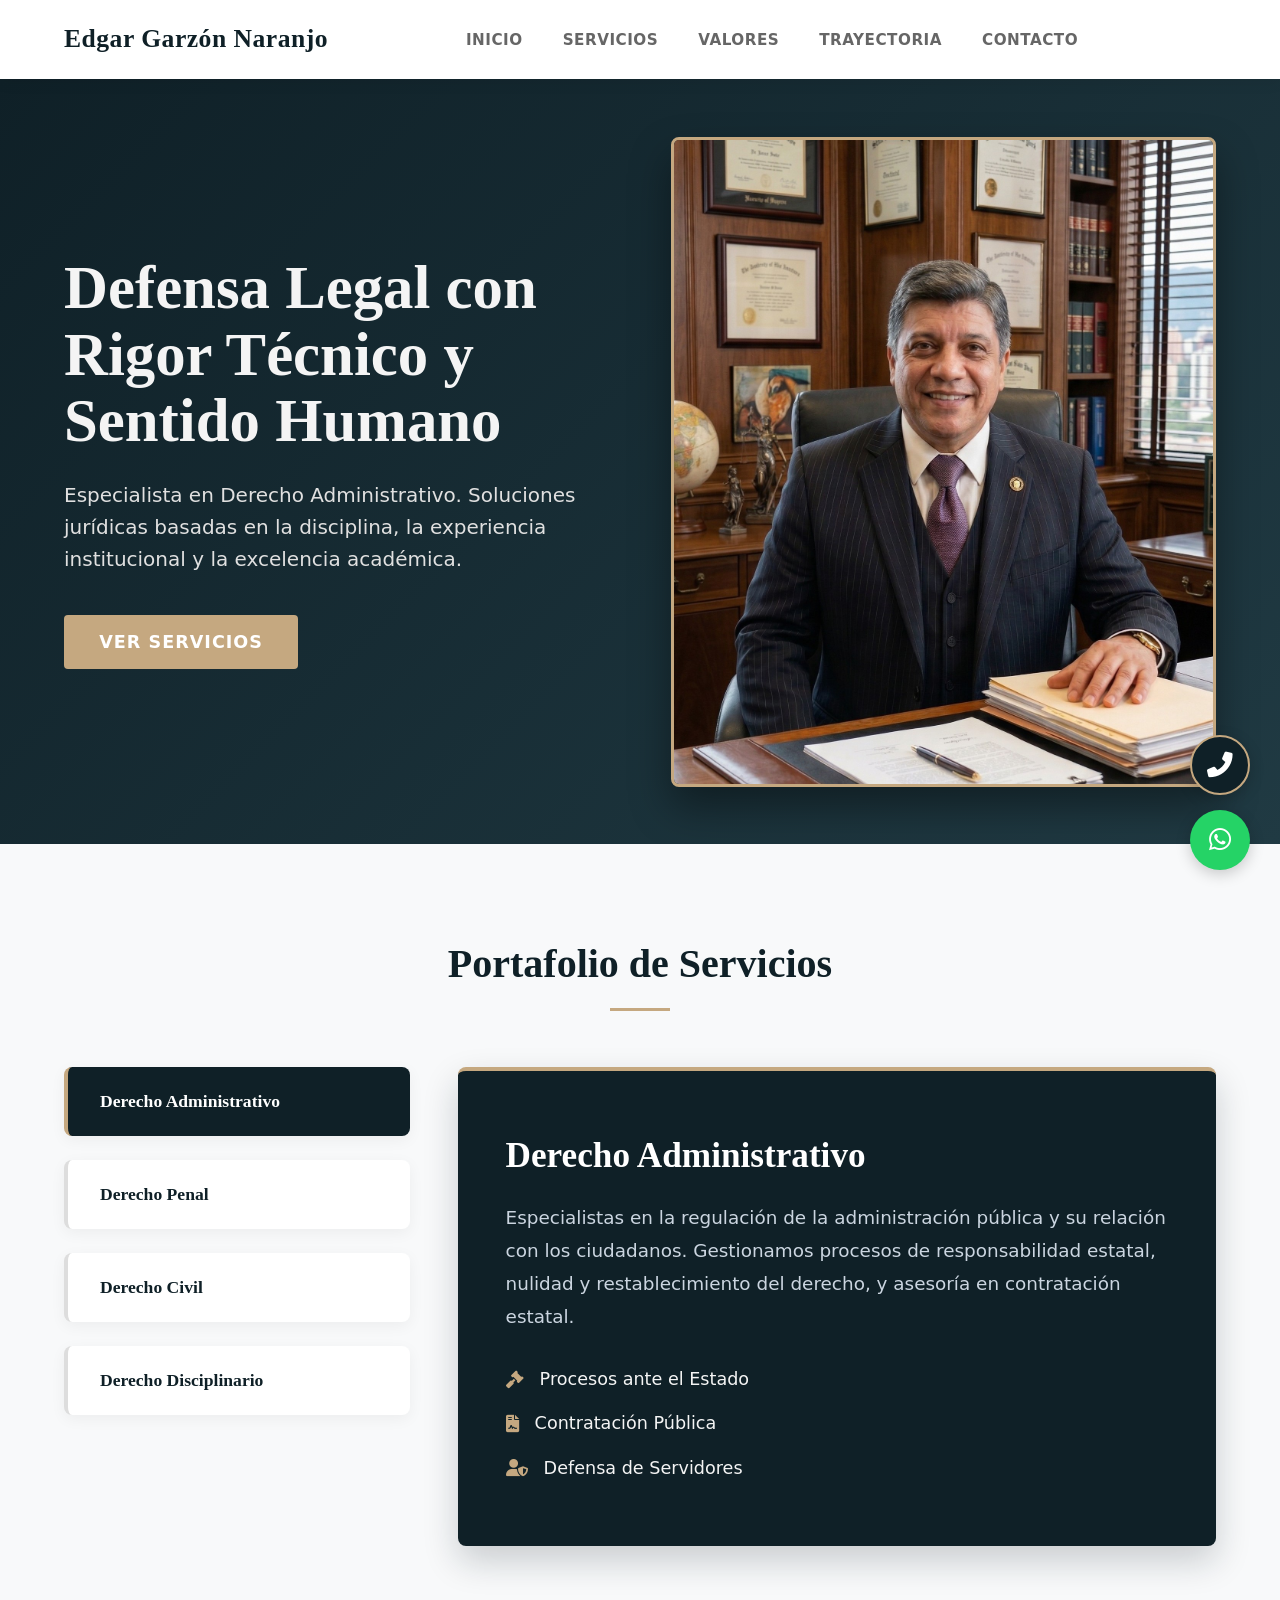
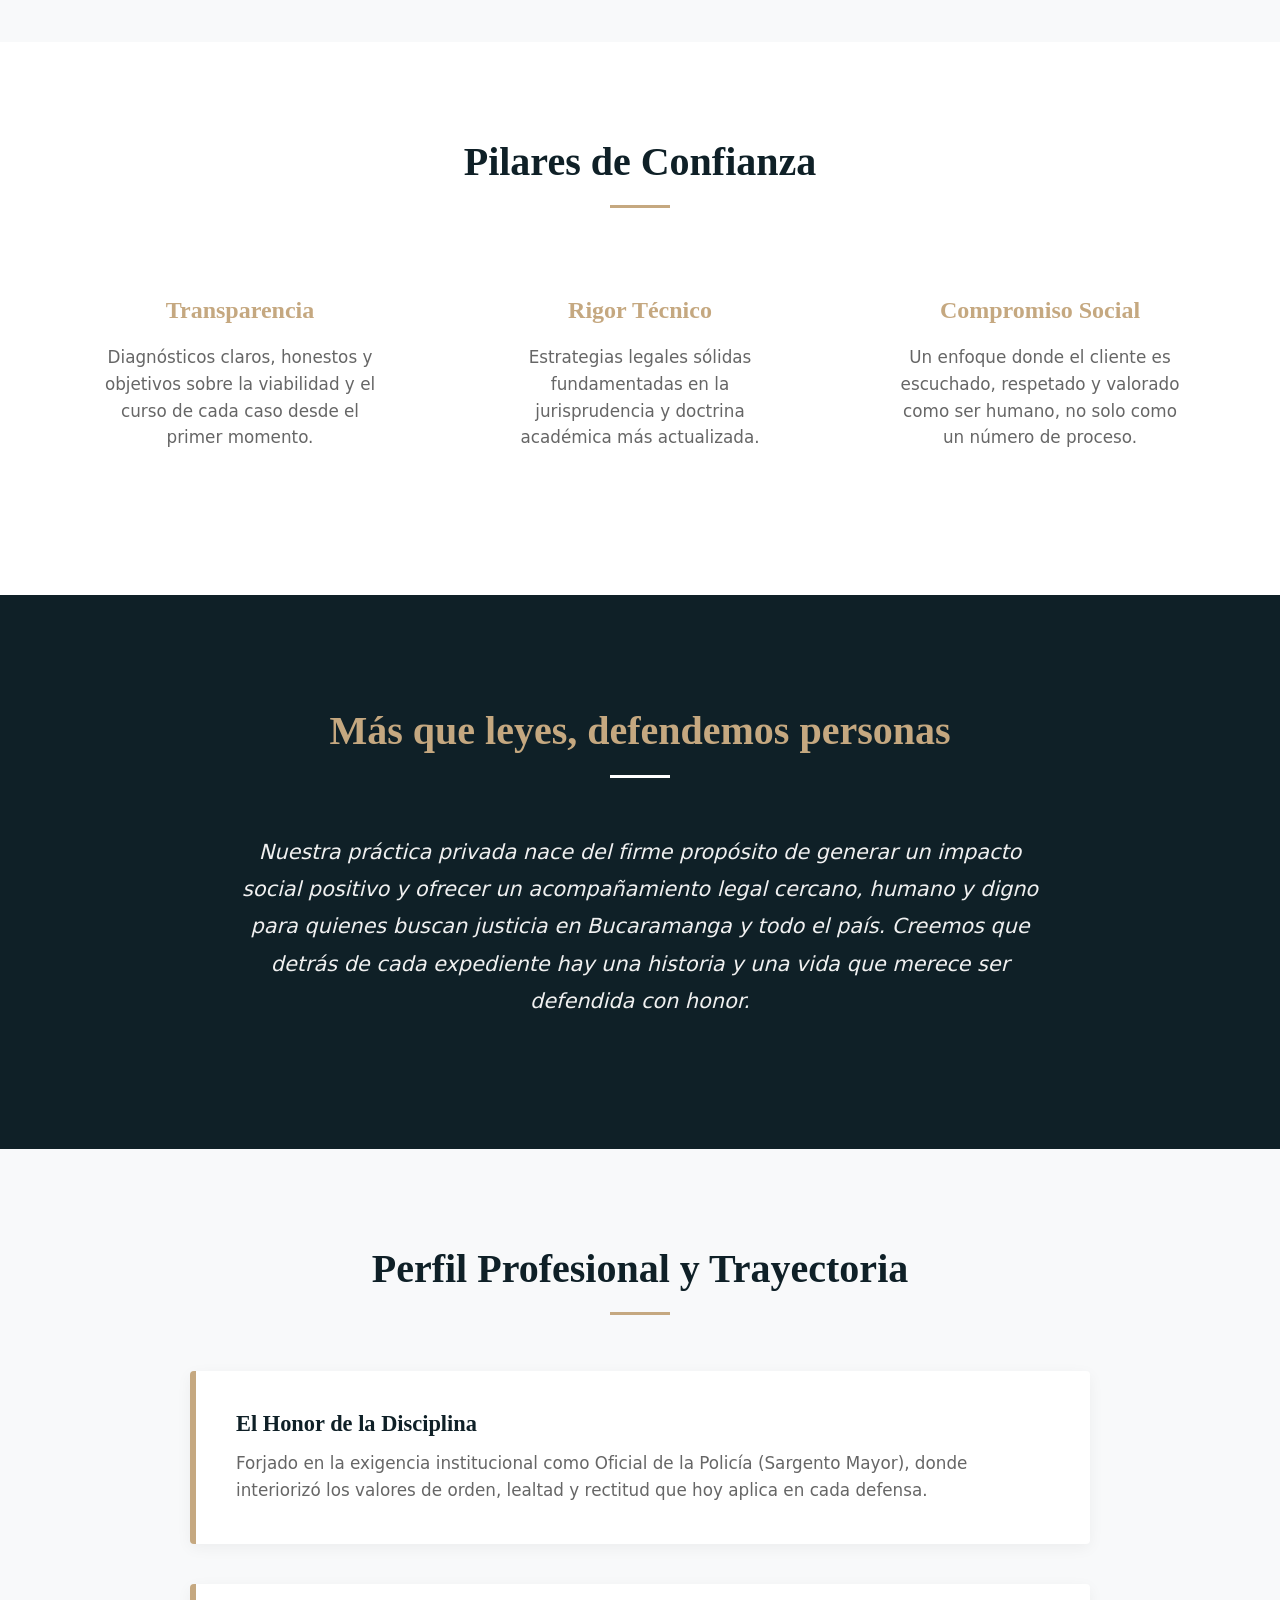
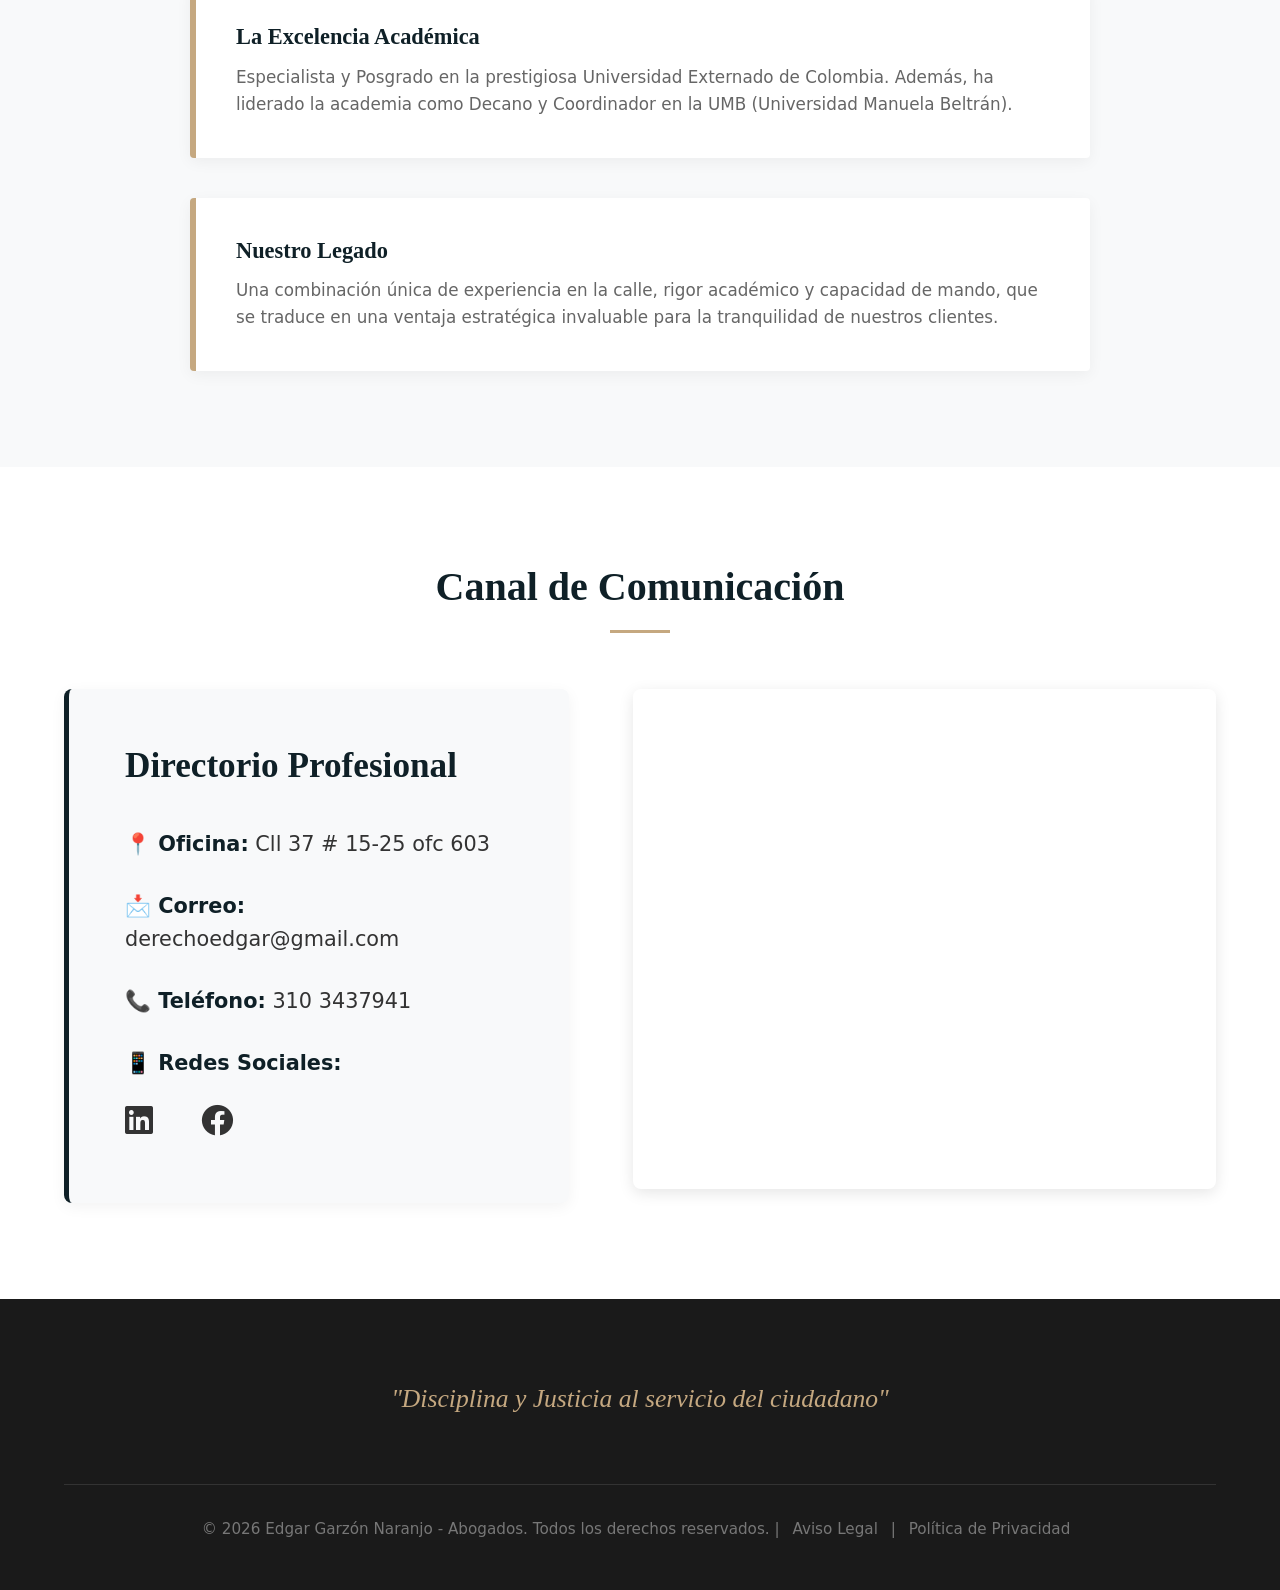
<file: index.html>
<!DOCTYPE html>
<html lang="es">
<head>
    <meta charset="UTF-8">
    <meta name="viewport" content="width=device-width, initial-scale=1.0">
    <title>EGN Abogados | Edgar Garzón Naranjo - Derecho Administrativo</title>
    <link rel="stylesheet" href="styles.css">
    <link rel="stylesheet" href="https://cdnjs.cloudflare.com/ajax/libs/font-awesome/6.0.0/css/all.min.css">
</head>
<body>
    <!-- 1. Cabecera (Header / Menú) -->
    <header class="main-header">
        <div class="logo">
            <a href="#">Edgar Garzón Naranjo</a>
        </div>  
        <nav class="main-nav" id="main-nav">
            <ul>
                <li><a href="#inicio">Inicio</a></li>
                <li><a href="#servicios">Servicios</a></li>
                <li><a href="#valores">Valores</a></li>
                <li><a href="#trayectoria">Trayectoria</a></li>
                <li><a href="#contacto">Contacto</a></li>
            </ul>
        </nav>
        <button class="menu-toggle" id="menu-toggle" aria-label="Abrir menú">
            <i class="fas fa-bars"></i>
        </button>
        <div class="header-cta">
        </div>
    </header>

    <main>
        <!-- 2. Sección Hero (Impacto Inicial) -->
        <section id="inicio" class="hero-section">
            <div class="hero-content">
                <h1>Defensa Legal con Rigor Técnico y Sentido Humano</h1>
                <p>Especialista en Derecho Administrativo. Soluciones jurídicas basadas en la disciplina, la experiencia institucional y la excelencia académica.</p>
                <a href="#servicios" class="btn-primary">Ver Servicios</a>
            </div>
            <div class="hero-image">
                <!-- Visual: Foto profesional del Dr. Garzón en su oficina o un entorno de despacho serio -->
                <img src="public/dr-garzon-hero.jpg" alt="Dr. Edgar Garzón Naranjo en su despacho">
            </div>
        </section>

        <!-- 3. Portafolio de Servicios (La Solución) -->
        <section id="servicios" class="services-section">
            <h2>Portafolio de Servicios</h2>
            <div class="services-container-v2">
                <div class="services-left-list">
                    <div class="service-card-v2 activo" data-servicio="administrativo">
                        <h3>Derecho Administrativo</h3>
                    </div>
                    <div class="service-card-v2" data-servicio="penal">
                        <h3>Derecho Penal</h3>
                    </div>
                    <div class="service-card-v2" data-servicio="civil">
                        <h3>Derecho Civil</h3>
                    </div>
                    <div class="service-card-v2" data-servicio="disciplinario">
                        <h3>Derecho Disciplinario</h3>
                    </div>
                </div>
                <div class="services-right-main">
                    <!-- Contenidos de Servicios -->
                    <div id="administrativo" class="tab-content-v2 activo">
                        <div class="main-focus-card service-detail-card">
                            <h3>Derecho Administrativo</h3>
                            <p>Especialistas en la regulación de la administración pública y su relación con los ciudadanos. Gestionamos procesos de responsabilidad estatal, nulidad y restablecimiento del derecho, y asesoría en contratación estatal.</p>
                            <ul class="focus-features">
                                <li><i class="fas fa-gavel"></i> Procesos ante el Estado</li>
                                <li><i class="fas fa-file-contract"></i> Contratación Pública</li>
                                <li><i class="fas fa-user-shield"></i> Defensa de Servidores</li>
                            </ul>
                        </div>
                    </div>

                    <div id="penal" class="tab-content-v2" style="display:none;">
                        <div class="main-focus-card service-detail-card">
                            <h3>Derecho Penal</h3>
                            <p>Defensa técnica integral en procesos penales. Representamos sus intereses con rigor jurídico, garantizando el debido proceso y la protección de sus derechos fundamentales en todas las etapas del sistema penal.</p>
                            <ul class="focus-features">
                                <li><i class="fas fa-balance-scale"></i> Defensa Criminal</li>
                                <li><i class="fa-solid fa-user-lock"></i> Asistencia en Capturas</li>
                                <li><i class="fas fa-shield-alt"></i> Representación de Víctimas</li>
                            </ul>
                        </div>
                    </div>

                    <div id="civil" class="tab-content-v2" style="display:none;">
                        <div class="main-focus-card service-detail-card">
                            <h3>Derecho Civil</h3>
                            <p>Asesoría y representación en asuntos civiles que afectan su patrimonio y relaciones privadas. Gestionamos procesos de responsabilidad civil, contratos, sucesiones y disputas de propiedad con eficacia y transparencia.</p>
                            <ul class="focus-features">
                                <li><i class="fas fa-home"></i> Propiedad y Bienes</li>
                                <li><i class="fas fa-file-signature"></i> Contratos y Obligaciones</li>
                                <li><i class="fas fa-users-cog"></i> Sucesiones y Herencias</li>
                            </ul>
                        </div>
                    </div>

                    <div id="disciplinario" class="tab-content-v2" style="display:none;">
                        <div class="main-focus-card service-detail-card">
                            <h3>Derecho Disciplinario</h3>
                            <p>Protección y defensa de servidores públicos y particulares en ejercicio de funciones públicas. Atendemos procesos ante la Procuraduría General de la Nación, oficinas de control interno y consejos seccionales de la judicatura.</p>
                            <ul class="focus-features">
                                <li><i class="fas fa-user-tie"></i> Defensa de Servidores</li>
                                <li><i class="fas fa-balance-scale-right"></i> Control Interno</li>
                                <li><i class="fas fa-gavel"></i> Procesos Disciplinarios</li>
                            </ul>
                        </div>
                    </div>
                </div>
            </div>
        </section>

        <!-- 4. Pilares de Confianza (Sección Central) -->
        <section id="valores" class="trust-pillars-section">
            <h2>Pilares de Confianza</h2>
            <div class="pillars-grid">
                <div class="pillar-card">
                    <h3>Transparencia</h3>
                    <p>Diagnósticos claros, honestos y objetivos sobre la viabilidad y el curso de cada caso desde el primer momento.</p>
                </div>
                <div class="pillar-card">
                    <h3>Rigor Técnico</h3>
                    <p>Estrategias legales sólidas fundamentadas en la jurisprudencia y doctrina académica más actualizada.</p>
                </div>
                <div class="pillar-card">
                    <h3>Compromiso Social</h3>
                    <p>Un enfoque donde el cliente es escuchado, respetado y valorado como ser humano, no solo como un número de proceso.</p>
                </div>
            </div>
        </section>

        <!-- 5. Enfoque Humano y Social -->
        <section class="human-approach-section">
            <div class="human-approach-content">
                <h2>Más que leyes, defendemos personas</h2>
                <p>Nuestra práctica privada nace del firme propósito de generar un impacto social positivo y ofrecer un acompañamiento legal cercano, humano y digno para quienes buscan justicia en Bucaramanga y todo el país. Creemos que detrás de cada expediente hay una historia y una vida que merece ser defendida con honor.</p>
            </div>
        </section>

        <!-- 6. Perfil Profesional y Trayectoria (Cierre de Autoridad) -->
        <section id="trayectoria" class="profile-section">
            <h2>Perfil Profesional y Trayectoria</h2>
            <div class="profile-content">
                <div class="profile-detail">
                    <h3>El Honor de la Disciplina</h3>
                    <p>Forjado en la exigencia institucional como Oficial de la Policía (Sargento Mayor), donde interiorizó los valores de orden, lealtad y rectitud que hoy aplica en cada defensa.</p>
                </div>
                <div class="profile-detail">
                    <h3>La Excelencia Académica</h3>
                    <p>Especialista y Posgrado en la prestigiosa Universidad Externado de Colombia. Además, ha liderado la academia como Decano y Coordinador en la UMB (Universidad Manuela Beltrán).</p>
                </div>
                <div class="profile-detail">
                    <h3>Nuestro Legado</h3>
                    <p>Una combinación única de experiencia en la calle, rigor académico y capacidad de mando, que se traduce en una ventaja estratégica invaluable para la tranquilidad de nuestros clientes.</p>
                </div>
            </div>
        </section>

        <!-- 7. Canal de Comunicación (Conversión) -->
        <section id="contacto" class="contact-section">
            <h2>Canal de Comunicación</h2>
            <div class="contact-container">
                <!-- Información de contacto a la izquierda -->
                <div class="contact-details-wrapper">
                    <div class="directory">
                        <h3>Directorio Profesional</h3>
                        <p><strong>📍 Oficina:</strong> Cll 37 # 15-25 ofc 603</p>
                        <p><strong>📩 Correo:</strong> <a href="mailto:derechoedgar@gmail.com">derechoedgar@gmail.com</a></p>
                        <p><strong>📞 Teléfono:</strong> <a href="tel:+573103437941">310 3437941</a></p>
                        <div class="social-contact">
                            <p><strong>📱 Redes Sociales:</strong></p>
                            <div class="social-icons-contact">
                                <a href="https://www.linkedin.com/in/edgar-garzon-naranjo-905647184/" class="social-icon" target="_blank"><i class="fab fa-linkedin"></i></a>
                                <a href="https://www.facebook.com/edgar.garzonnaranjo" class="social-icon" target="_blank"><i class="fab fa-facebook"></i></a>
                            </div>
                        </div>
                    </div>
                </div>
                
                <!-- Mapa Interactivo Ampliado -->
                <div class="interactive-map">
                    <iframe src="https://maps.google.com/maps?q=Cll%2037%20%23%2015-25%2C%20Bucaramanga&t=&z=16&ie=UTF8&iwloc=&output=embed" width="100%" height="500" style="border:0;" allowfullscreen="" loading="lazy" referrerpolicy="no-referrer-when-downgrade"></iframe>
                </div>
            </div>
        </section>
    </main>

    <!-- 8. Pie de Página (Footer) -->
    <footer class="main-footer">
        <div class="footer-content">
            <div class="footer-quote">
                <p><em>"Disciplina y Justicia al servicio del ciudadano"</em></p>
            </div>
        </div>
        <div class="footer-bottom">
            <p>&copy; 2026 Edgar Garzón Naranjo - Abogados. Todos los derechos reservados. | <a href="aviso-legal.html">Aviso Legal</a> | <a href="politica-privacidad.html">Política de Privacidad</a></p>
        </div>
    </footer>

    <div class="floating-buttons">
        <a href="tel:+573103437941" class="btn-floating btn-phone" aria-label="Llamar Ahora">
            <i class="fas fa-phone-alt"></i>
        </a>
        <a href="https://wa.me/3103437941" target="_blank" class="btn-floating btn-whatsapp" aria-label="Consulta Express">
            <i class="fab fa-whatsapp"></i>
        </a>
    </div>

    <script src="script.js"></script>
</body>
</html>
</file>
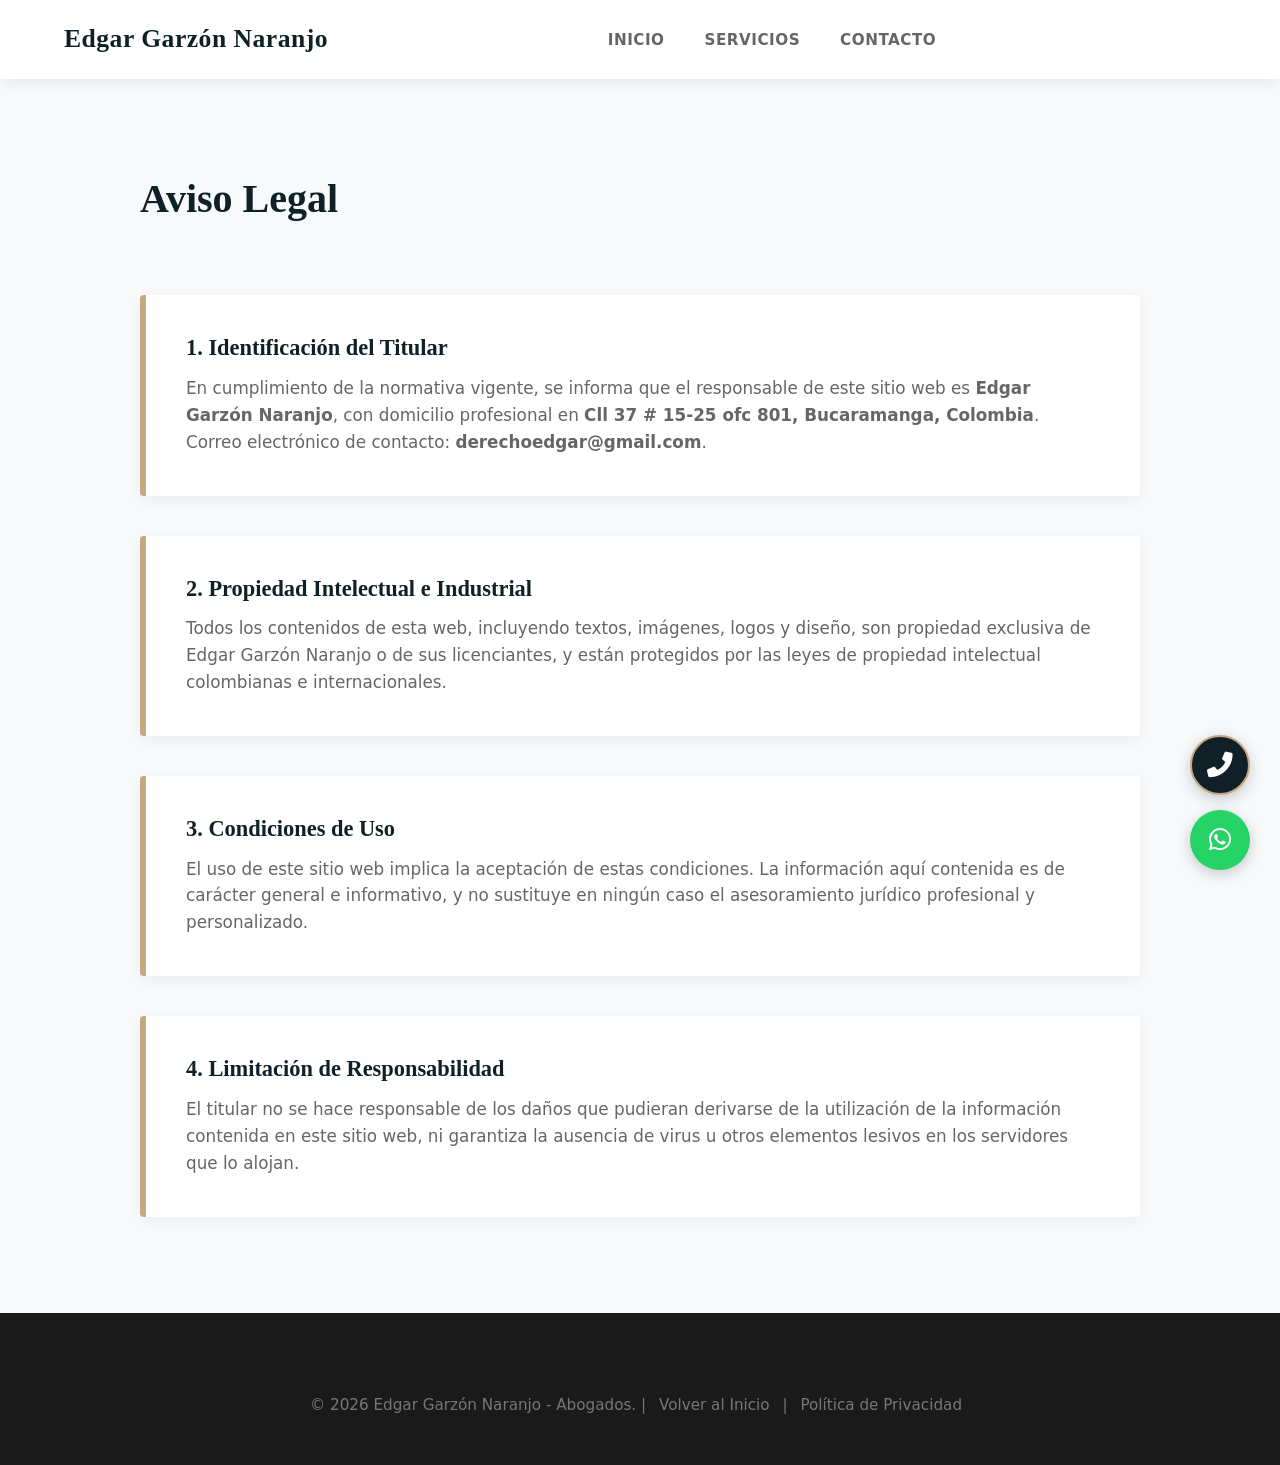
<file: aviso-legal.html>
<!DOCTYPE html>
<html lang="es">
<head>
    <meta charset="UTF-8">
    <meta name="viewport" content="width=device-width, initial-scale=1.0">
    <title>Aviso Legal | Edgar Garzón Naranjo</title>
    <link rel="stylesheet" href="styles.css">
    <link rel="stylesheet" href="https://cdnjs.cloudflare.com/ajax/libs/font-awesome/6.0.0/css/all.min.css">
</head>
<body>
    <header class="main-header">
        <div class="logo"><a href="index.html">Edgar Garzón Naranjo</a></div>
        <nav class="main-nav" id="main-nav">
            <ul>
                <li><a href="index.html#inicio">Inicio</a></li>
                <li><a href="index.html#servicios">Servicios</a></li>
                <li><a href="index.html#contacto">Contacto</a></li>
            </ul>
        </nav>
        <button class="menu-toggle" id="menu-toggle" aria-label="Abrir menú">
            <i class="fas fa-bars"></i>
        </button>
        <div class="header-cta">
        </div>
    </header>

    <main class="legal-page">
        <section class="profile-section">
            <div class="profile-content">
                <h1>Aviso Legal</h1>
                
                <div class="profile-detail">
                    <h3>1. Identificación del Titular</h3>
                    <p>En cumplimiento de la normativa vigente, se informa que el responsable de este sitio web es <strong>Edgar Garzón Naranjo</strong>, con domicilio profesional en <strong>Cll 37 # 15-25 ofc 801, Bucaramanga, Colombia</strong>. Correo electrónico de contacto: <strong>derechoedgar@gmail.com</strong>.</p>
                </div>

                <div class="profile-detail">
                    <h3>2. Propiedad Intelectual e Industrial</h3>
                    <p>Todos los contenidos de esta web, incluyendo textos, imágenes, logos y diseño, son propiedad exclusiva de Edgar Garzón Naranjo o de sus licenciantes, y están protegidos por las leyes de propiedad intelectual colombianas e internacionales.</p>
                </div>

                <div class="profile-detail">
                    <h3>3. Condiciones de Uso</h3>
                    <p>El uso de este sitio web implica la aceptación de estas condiciones. La información aquí contenida es de carácter general e informativo, y no sustituye en ningún caso el asesoramiento jurídico profesional y personalizado.</p>
                </div>

                <div class="profile-detail">
                    <h3>4. Limitación de Responsabilidad</h3>
                    <p>El titular no se hace responsable de los daños que pudieran derivarse de la utilización de la información contenida en este sitio web, ni garantiza la ausencia de virus u otros elementos lesivos en los servidores que lo alojan.</p>
                </div>
            </div>
        </section>
    </main>

    <footer class="main-footer">
        <div class="footer-bottom">
            <p>&copy; 2026 Edgar Garzón Naranjo - Abogados. | <a href="index.html">Volver al Inicio</a> | <a href="politica-privacidad.html">Política de Privacidad</a></p>
        </div>
    </footer>

    <div class="floating-buttons">
        <a href="tel:+573103437941" class="btn-floating btn-phone" aria-label="Llamar Ahora">
            <i class="fas fa-phone-alt"></i>
        </a>
        <a href="https://wa.me/3103437941" target="_blank" class="btn-floating btn-whatsapp" aria-label="Consulta Express">
            <i class="fab fa-whatsapp"></i>
        </a>
    </div>

    <script src="script.js"></script>
</body>
</html>
</file>
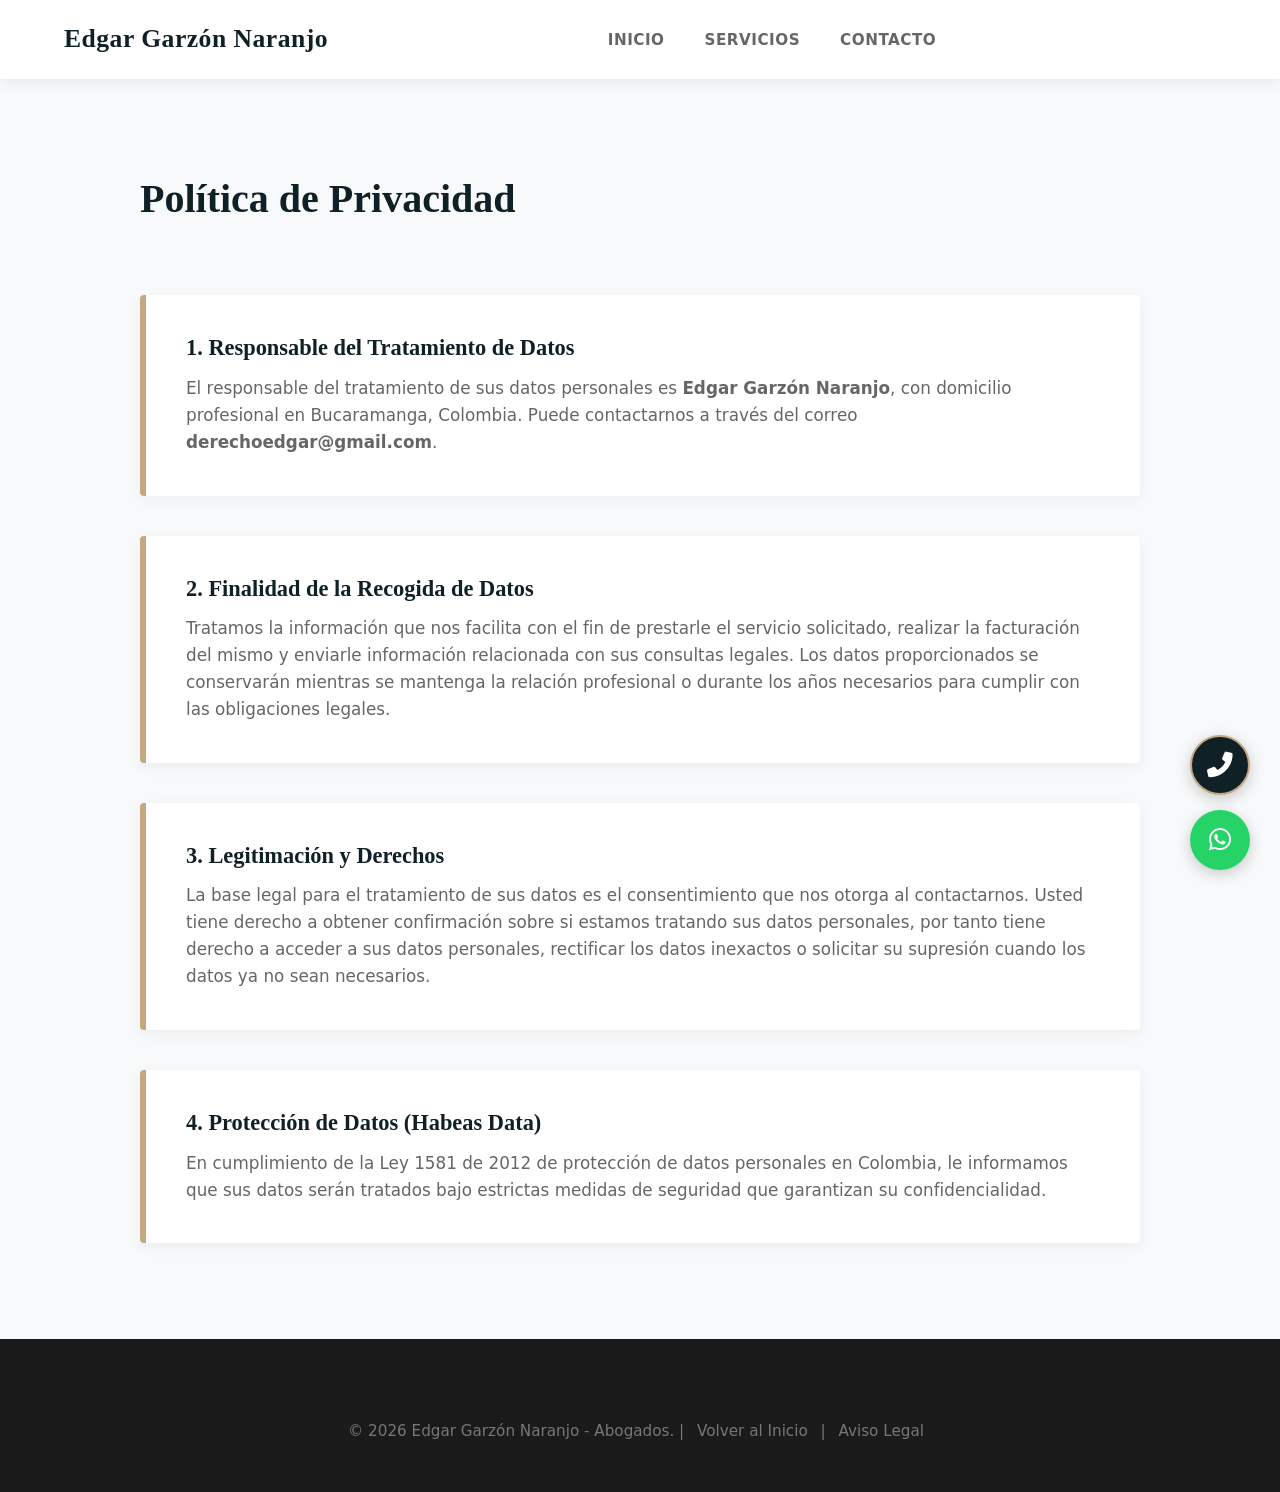
<file: politica-privacidad.html>
<!DOCTYPE html>
<html lang="es">
<head>
    <meta charset="UTF-8">
    <meta name="viewport" content="width=device-width, initial-scale=1.0">
    <title>Política de Privacidad | Edgar Garzón Naranjo</title>
    <link rel="stylesheet" href="styles.css">
    <link rel="stylesheet" href="https://cdnjs.cloudflare.com/ajax/libs/font-awesome/6.0.0/css/all.min.css">
</head>
<body>
    <header class="main-header">
        <div class="logo"><a href="index.html">Edgar Garzón Naranjo</a></div>
        <nav class="main-nav" id="main-nav">
            <ul>
                <li><a href="index.html#inicio">Inicio</a></li>
                <li><a href="index.html#servicios">Servicios</a></li>
                <li><a href="index.html#contacto">Contacto</a></li>
            </ul>
        </nav>
        <button class="menu-toggle" id="menu-toggle" aria-label="Abrir menú">
            <i class="fas fa-bars"></i>
        </button>
        <div class="header-cta">
        </div>
    </header>

    <main class="legal-page">
        <section class="profile-section">
            <div class="profile-content">
                <h1>Política de Privacidad</h1>
                
                <div class="profile-detail highlight">
                    <h3>1. Responsable del Tratamiento de Datos</h3>
                    <p>El responsable del tratamiento de sus datos personales es <strong>Edgar Garzón Naranjo</strong>, con domicilio profesional en Bucaramanga, Colombia. Puede contactarnos a través del correo <strong>derechoedgar@gmail.com</strong>.</p>
                </div>

                <div class="profile-detail">
                    <h3>2. Finalidad de la Recogida de Datos</h3>
                    <p>Tratamos la información que nos facilita con el fin de prestarle el servicio solicitado, realizar la facturación del mismo y enviarle información relacionada con sus consultas legales. Los datos proporcionados se conservarán mientras se mantenga la relación profesional o durante los años necesarios para cumplir con las obligaciones legales.</p>
                </div>

                <div class="profile-detail">
                    <h3>3. Legitimación y Derechos</h3>
                    <p>La base legal para el tratamiento de sus datos es el consentimiento que nos otorga al contactarnos. Usted tiene derecho a obtener confirmación sobre si estamos tratando sus datos personales, por tanto tiene derecho a acceder a sus datos personales, rectificar los datos inexactos o solicitar su supresión cuando los datos ya no sean necesarios.</p>
                </div>

                <div class="profile-detail">
                    <h3>4. Protección de Datos (Habeas Data)</h3>
                    <p>En cumplimiento de la Ley 1581 de 2012 de protección de datos personales en Colombia, le informamos que sus datos serán tratados bajo estrictas medidas de seguridad que garantizan su confidencialidad.</p>
                </div>
            </div>
        </section>
    </main>

    <footer class="main-footer">
        <div class="footer-bottom">
            <p>&copy; 2026 Edgar Garzón Naranjo - Abogados. | <a href="index.html">Volver al Inicio</a> | <a href="aviso-legal.html">Aviso Legal</a></p>
        </div>
    </footer>

    <div class="floating-buttons">
        <a href="tel:+573103437941" class="btn-floating btn-phone" aria-label="Llamar Ahora">
            <i class="fas fa-phone-alt"></i>
        </a>
        <a href="https://wa.me/3103437941" target="_blank" class="btn-floating btn-whatsapp" aria-label="Consulta Express">
            <i class="fab fa-whatsapp"></i>
        </a>
    </div>

    <script src="script.js"></script>
</body>
</html>
</file>
<file: styles.css>
/* --- 1. Variables CSS (Paleta Profesional) --- */
:root {
    --primary-color: #0f2027; /* Azul/Negro Profundo - Autoridad */
    --secondary-color: #203a43; /* Azul Claro - Confianza */
    --accent-color: #c5a880; /* Dorado/Champán - Excelencia */
    --accent-hover: #b0936b;
    --text-dark: #333333;
    --text-light: #f4f4f4;
    --text-muted: #666666;
    --bg-light: #ffffff;
    --bg-gray: #f8f9fa;
    --bg-dark: #1a1a1a;
    
    /* Tipografías */
    --font-heading: 'Merriweather', 'Playfair Display', Georgia, serif;
    --font-body: 'Open Sans', 'Roboto', 'Segoe UI', system-ui, sans-serif;
    
    --transition: all 0.3s ease;
    --side-padding: max(5%, calc((100vw - 1200px) / 2));
}

/* --- 2. Estilos Base (Desktop First) --- */
* {
    margin: 0;
    padding: 0;
    box-sizing: border-box;
}

html {
    scroll-behavior: smooth;
}

body {
    font-family: var(--font-body);
    line-height: 1.6;
    color: var(--text-dark);
    background-color: var(--bg-light);
}

h1, h2, h3, h4, h5, h6 {
    font-family: var(--font-heading);
    color: var(--primary-color);
    margin-bottom: 1rem;
    line-height: 1.2;
}

h2 {
    font-size: 2.5rem;
    text-align: center;
    margin-bottom: 3.5rem;
    position: relative;
}

h2::after {
    content: '';
    display: block;
    width: 60px;
    height: 3px;
    background-color: var(--accent-color);
    margin: 1.2rem auto 0;
}

p {
    margin-bottom: 1rem;
}

a {
    text-decoration: none;
    color: inherit;
    transition: var(--transition);
}

ul {
    list-style: none;
}

img {
    max-width: 100%;
    height: auto;
    display: block;
}

/* --- Botones --- */
.btn-primary, .btn-submit {
    display: inline-block;
    padding: 0.8rem 2.2rem;
    border-radius: 4px;
    font-weight: 600;
    text-align: center;
    cursor: pointer;
    transition: var(--transition);
    border: none;
}

.btn-primary {
    background-color: var(--accent-color);
    color: var(--bg-light);
    font-size: 1.1rem;
    text-transform: uppercase;
    letter-spacing: 1px;
}

.btn-primary:hover {
    background-color: var(--accent-hover);
    transform: translateY(-2px);
    box-shadow: 0 4px 15px rgba(197, 168, 128, 0.4);
}

/* --- Botones Flotantes --- */
.floating-buttons {
    position: fixed;
    bottom: 30px;
    right: 30px;
    display: flex;
    flex-direction: column;
    gap: 15px;
    z-index: 9999;
}

.btn-floating {
    display: flex;
    align-items: center;
    justify-content: center;
    width: 60px;
    height: 60px;
    border-radius: 50%;
    color: white;
    text-decoration: none;
    box-shadow: 0 4px 15px rgba(0, 0, 0, 0.2);
    transition: all 0.3s ease;
}

.btn-whatsapp {
    background-color: #25D366;
}

.btn-whatsapp:hover {
    background-color: #1ebe57;
    transform: scale(1.1);
    box-shadow: 0 6px 20px rgba(37, 211, 102, 0.4);
}

.btn-phone {
    background-color: var(--primary-color);
    border: 2px solid var(--accent-color);
}

.btn-phone:hover {
    background-color: var(--secondary-color);
    transform: scale(1.1);
    box-shadow: 0 6px 20px rgba(15, 32, 39, 0.4);
}

.btn-floating i {
    font-size: 1.6rem;
}

/* --- Responsive para botones flotantes --- */
@media (max-width: 768px) {
    .floating-buttons {
        bottom: 20px;
        right: 20px;
        gap: 10px;
    }
    .btn-floating {
        width: 50px;
        height: 50px;
    }
    .btn-floating i {
        font-size: 1.3rem;
    }
}

/* --- 3. Cabecera y Navegación --- */
.main-header {
    display: flex;
    justify-content: space-between;
    align-items: center;
    padding: 1.2rem var(--side-padding);
    background-color: var(--bg-light);
    box-shadow: 0 2px 15px rgba(0,0,0,0.08);
    position: sticky;
    top: 0;
    z-index: 1000;
}

.logo a {
    font-family: var(--font-heading);
    font-size: 1.6rem;
    font-weight: 700;
    color: var(--primary-color);
    letter-spacing: 0.5px;
}

.menu-toggle {
    display: none;
    background: none;
    border: none;
    font-size: 1.5rem;
    color: var(--primary-color);
    cursor: pointer;
    z-index: 1100;
}

.main-nav ul {
    display: flex;
    gap: 2.5rem;
}

.main-nav a {
    font-weight: 600;
    color: var(--text-muted);
    font-size: 0.95rem;
    text-transform: uppercase;
    letter-spacing: 0.5px;
}

.main-nav a:hover {
    color: var(--accent-color);
}

/* --- 4. Sección Hero --- */
.hero-section {
    display: flex;
    align-items: center;
    min-height: 85vh;
    padding: 0 var(--side-padding);
    background: linear-gradient(135deg, var(--primary-color) 0%, var(--secondary-color) 100%);
    color: var(--text-light);
    position: relative;
    overflow: hidden;
}

.hero-content {
    flex: 1;
    max-width: 650px;
    z-index: 2;
    padding-right: 3rem;
}

.hero-content h1 {
    color: var(--text-light);
    font-size: 3.8rem;
    margin-bottom: 1.5rem;
    line-height: 1.1;
}

.hero-content p {
    font-size: 1.25rem;
    margin-bottom: 2.5rem;
    color: #e0e0e0;
    font-weight: 300;
}

.hero-image {
    flex: 1;
    display: flex;
    justify-content: flex-end;
    z-index: 1;
}

.hero-image img {
    border-radius: 8px;
    box-shadow: 0 20px 40px rgba(0,0,0,0.4);
    max-width: 100%;
    max-height: 650px;
    height: auto;
    object-fit: contain;
    border: 3px solid var(--accent-color);
}

/* --- 5. Sección de Servicios V2 --- */
.services-section {
    padding: 6rem var(--side-padding);
    background-color: var(--bg-gray);
}

.services-container-v2 {
    display: flex;
    gap: 3rem;
    align-items: stretch;
}

.services-left-list {
    flex: 0 0 30%;
    display: flex;
    flex-direction: column;
    gap: 1.5rem;
}

.service-card-v2 {
    background-color: var(--bg-light);
    padding: 1.5rem 2rem;
    border-radius: 8px;
    box-shadow: 0 4px 15px rgba(0,0,0,0.05);
    border-left: 4px solid #ddd;
    transition: var(--transition);
    cursor: pointer;
}

.service-card-v2:hover {
    transform: translateX(10px);
    border-left-color: var(--accent-color);
}

.service-card-v2.activo {
    background-color: var(--primary-color);
    border-left-color: var(--accent-color);
}

.service-card-v2.activo h3 {
    color: var(--bg-light);
}

.service-card-v2 h3 {
    font-size: 1.1rem;
    margin-bottom: 0;
    color: var(--primary-color);
    transition: var(--transition);
}

.services-right-main {
    flex: 1;
}

.tab-content-v2 {
    height: 100%;
    opacity: 0;
    transform: translateY(10px);
    transition: all 0.4s ease;
}

.tab-content-v2.activo {
    opacity: 1;
    transform: translateY(0);
}

.main-focus-card {
    height: 100%;
    background-color: var(--primary-color);
    color: var(--text-light);
    padding: 4rem 3rem;
    border-radius: 8px;
    position: relative;
    overflow: hidden;
    display: flex;
    flex-direction: column;
    justify-content: center;
    box-shadow: 0 15px 35px rgba(15, 32, 39, 0.2);
}

.service-detail-card {
    border-top: 4px solid var(--accent-color);
}

.main-focus-card h3 {
    color: var(--bg-light);
    font-size: 2.2rem;
    margin-bottom: 1.5rem;
}

.main-focus-card p {
    font-size: 1.15rem;
    line-height: 1.8;
    color: #cbd5e0;
    margin-bottom: 2rem;
}

.focus-features {
    list-style: none;
    display: grid;
    grid-template-columns: 1fr;
    gap: 1rem;
}

.focus-features li {
    display: flex;
    align-items: center;
    gap: 1rem;
    font-size: 1.1rem;
    font-weight: 500;
}

.focus-features li i {
    color: var(--accent-color);
}

/* --- 6. Pilares de Confianza --- */
.trust-pillars-section {
    padding: 6rem var(--side-padding);
    background-color: var(--bg-light);
}

.pillars-grid {
    display: grid;
    grid-template-columns: repeat(3, 1fr);
    gap: 3rem;
    text-align: center;
}

.pillar-card {
    padding: 2rem;
}

.pillar-card h3 {
    font-size: 1.5rem;
    color: var(--accent-color);
    margin-bottom: 1.2rem;
}

.pillar-card p {
    color: var(--text-muted);
    font-size: 1.05rem;
}

/* --- 7. Enfoque Humano --- */
.human-approach-section {
    padding: 7rem var(--side-padding);
    background-color: var(--primary-color);
    color: var(--text-light);
    text-align: center;
    position: relative;
}

.human-approach-content {
    position: relative;
    z-index: 2;
    max-width: 800px;
    margin: 0 auto;
}

.human-approach-content h2 {
    color: var(--accent-color);
}

.human-approach-content h2::after {
    background-color: var(--bg-light);
}

.human-approach-content p {
    font-size: 1.3rem;
    font-style: italic;
    line-height: 1.8;
    color: #f0f0f0;
}

/* --- 8. Perfil y Trayectoria --- */
.profile-section {
    padding: 6rem var(--side-padding);
    background-color: var(--bg-gray);
}

.profile-content {
    max-width: 900px;
    margin: 0 auto;
    display: flex;
    flex-direction: column;
    gap: 2.5rem;
}

.legal-page .profile-content {
    max-width: 1000px;
}

.legal-page .profile-content h1 {
    font-family: var(--font-heading);
    color: var(--primary-color);
    font-size: 2.5rem;
    margin-bottom: 2rem;
    text-align: left;
}

.profile-detail {
    background-color: var(--bg-light);
    padding: 2.5rem;
    border-left: 6px solid var(--accent-color);
    border-radius: 4px;
    box-shadow: 0 4px 15px rgba(0,0,0,0.05);
}

.profile-detail.highlight {
    background-color: var(--bg-light);
    border-left: 6px solid var(--accent-color);
}

.profile-detail h3 {
    font-size: 1.4rem;
    margin-bottom: 0.8rem;
    color: var(--primary-color);
}

.profile-detail p {
    font-size: 1.05rem;
    color: var(--text-muted);
    margin-bottom: 0;
}

/* --- 9. Contacto --- */
.contact-section {
    padding: 6rem var(--side-padding);
    background-color: var(--bg-light);
}

.contact-container {
    display: flex;
    gap: 4rem;
    max-width: 1200px;
    margin: 0 auto;
}

.contact-details-wrapper {
    flex: 1;
    background-color: var(--bg-gray);
    padding: 3.5rem;
    border-radius: 8px;
    border-left: 5px solid var(--primary-color);
    box-shadow: 0 4px 15px rgba(0,0,0,0.05);
}

.interactive-map {
    flex: 1.5;
}

.interactive-map iframe {
    border-radius: 8px;
    box-shadow: 0 4px 15px rgba(0,0,0,0.1);
}

.social-icons-contact {
    margin-top: 1rem;
    display: flex;
    gap: 1.5rem;
}

.directory h3 {
    font-size: 2.2rem;
    margin-bottom: 2.5rem;
    color: var(--primary-color);
}

.directory p {
    margin-bottom: 1.8rem;
    font-size: 1.3rem;
    line-height: 1.6;
    color: var(--text-dark);
}

.directory strong {
    color: var(--primary-color);
    font-weight: 700;
}

.social-contact p {
    font-size: 1.3rem;
    margin-bottom: 1rem;
}

.social-icons-contact .social-icon {
    font-size: 2rem;
    margin-right: 1.5rem;
}

/* --- 10. Pie de Página (Footer) --- */
.main-footer {
    background-color: var(--bg-dark);
    color: var(--text-light);
    padding: 5rem var(--side-padding) 2rem;
}

.footer-content {
    display: flex;
    justify-content: center;
    align-items: center;
    border-bottom: 1px solid #333;
    padding-bottom: 3rem;
    margin-bottom: 2rem;
    max-width: 1200px;
    margin-left: auto;
    margin-right: auto;
}

.footer-links h4 {
    color: var(--accent-color);
    margin-bottom: 1.5rem;
    font-size: 1.2rem;
}

.footer-links ul li {
    margin-bottom: 1rem;
}

.footer-links a {
    color: #bbbbbb;
}

.footer-links a:hover {
    color: var(--accent-color);
}

.footer-quote p {
    font-family: var(--font-heading);
    font-size: 1.6rem;
    color: var(--accent-color);
    text-align: center;
}

.footer-bottom {
    text-align: center;
    color: #777;
    font-size: 0.95rem;
}

.footer-bottom a {
    color: #777;
    margin: 0 0.5rem;
}

.footer-bottom a:hover {
    color: var(--text-light);
}

/* ==========================================================================
   11. PUNTOS DE CORTE PARA RESPONSIVIDAD (Media Queries)
   Aquí puedes ajustar el comportamiento de la web al hacerse pequeña.
   ========================================================================== */

/* --- A. VISTA TABLET (Pantallas medianas y tablets en horizontal) --- */
@media (max-width: 992px) {
    /* El Hero se apila verticalmente */
    .hero-section {
        flex-direction: column;
        text-align: center;
        padding-top: 5rem;
        padding-bottom: 5rem;
    }
    .hero-content {
        padding-right: 0;
        margin-bottom: 3rem;
    }
    .hero-content h1 {
        font-size: 3rem;
    }
    .hero-image {
        justify-content: center;
    }
    .hero-image img {
        max-height: 450px;
    }
    
    /* La sección de servicios rompe la proporción 30/70 y se apila */
    .services-container-v2 {
        flex-direction: column;
        gap: 2rem;
    }
    .services-left-list {
        flex-direction: row;
        flex-wrap: wrap;
        justify-content: center;
        gap: 1rem;
    }
    .service-card-v2 {
        flex: 1 1 200px;
        text-align: center;
        padding: 1rem;
        border-left: none;
        border-bottom: 4px solid #ddd;
    }
    .service-card-v2:hover {
        transform: translateY(-5px);
        border-bottom-color: var(--accent-color);
    }
    .service-card-v2.activo {
        border-bottom-color: var(--accent-color);
    }
    .services-left-list, .services-right-main {
        flex: 0 0 100%;
        width: 100%;
    }

    /* Pilares en 2 columnas */
    .pillars-grid {
        grid-template-columns: repeat(2, 1fr);
        gap: 2.5rem;
    }

    /* El contacto se apila */
    .contact-container {
        flex-direction: column;
        gap: 2.5rem;
    }

    .contact-details-wrapper {
        padding: 2.5rem;
    }

    /* El footer centra su contenido */
    .footer-content {
        flex-direction: column;
        gap: 2rem;
        align-items: center;
        text-align: center;
    }
    .footer-quote p {
        text-align: center;
    }
}

/* --- B. VISTA MÓVIL (Smartphones y tablets pequeñas en vertical) --- */
@media (max-width: 768px) {
    /* La cabecera clásica se centra y se envuelve */
    .main-header {
        flex-direction: row;
        justify-content: space-between;
        padding: 1rem 1.5rem;
    }

    .menu-toggle {
        display: block;
    }

    .main-nav {
        display: none;
        position: absolute;
        top: 100%;
        left: 0;
        width: 100%;
        background-color: var(--bg-light);
        padding: 1rem 0;
        box-shadow: 0 5px 10px rgba(0,0,0,0.1);
    }

    .main-nav.active {
        display: block;
    }

    .main-nav ul {
        flex-direction: column;
        align-items: center;
        gap: 1.5rem;
    }

    .main-nav a {
        font-size: 1rem;
        display: block;
        width: 100%;
        text-align: center;
    }

    .hero-content h1 {
        font-size: 2.5rem;
    }
    .hero-content p {
        font-size: 1.1rem;
    }
    .hero-image img {
        max-height: 350px;
    }
    
    /* Los pilares pasan a 1 columna */
    .pillars-grid {
        grid-template-columns: 1fr;
        gap: 1.5rem;
    }

    /* Enfoque humano */
    .human-approach-section {
        padding: 5rem var(--side-padding);
    }
    .human-approach-content p {
        font-size: 1.15rem;
    }

    /* Ajuste de títulos generales */
    h2 {
        font-size: 2rem;
        margin-bottom: 2rem;
    }

    /* Ajuste en tarjetas de perfil legal */
    .profile-detail {
        padding: 1.5rem;
    }
    
    /* Ajuste específico para páginas legales en móviles */
    .legal-page .profile-content h1 {
        font-size: 2rem;
        margin-bottom: 1.5rem;
    }

    .profile-content {
        padding: 2rem 1rem !important;
    }
    
    .main-focus-card {
        padding: 2.5rem 1.5rem;
    }
    .main-focus-card h3 {
        font-size: 1.8rem;
    }
    
    /* Botones flotantes más discretos en móvil */
    .floating-buttons {
        bottom: 20px;
        right: 20px;
    }
    .btn-floating {
        padding: 10px 16px;
        font-size: 0.9rem;
    }
    .btn-floating i {
        font-size: 1.1rem;
    }
}

/* --- C. VISTA MÓVIL PEQUEÑA (Pantallas muy estrechas) --- */
@media (max-width: 480px) {
    .hero-content h1 {
        font-size: 2.1rem;
    }
    .main-nav ul {
        flex-direction: row;
        align-items: center;
        justify-content: center;
        gap: 0.8rem;
    }
    .services-left-list {
        flex-direction: column;
    }
    .service-card-v2 {
        border-left: 4px solid #ddd;
        border-bottom: none;
        text-align: left;
    }
    .service-card-v2:hover {
        transform: translateX(5px);
        border-left-color: var(--accent-color);
        border-bottom-color: transparent;
    }
    .service-card-v2.activo {
        border-left-color: var(--accent-color);
        border-bottom-color: transparent;
    }
    .contact-details-wrapper {
        padding: 1.5rem;
    }
    .directory h3 {
        font-size: 1.8rem;
    }
    .directory p {
        font-size: 1.1rem;
    }
}
</file>
